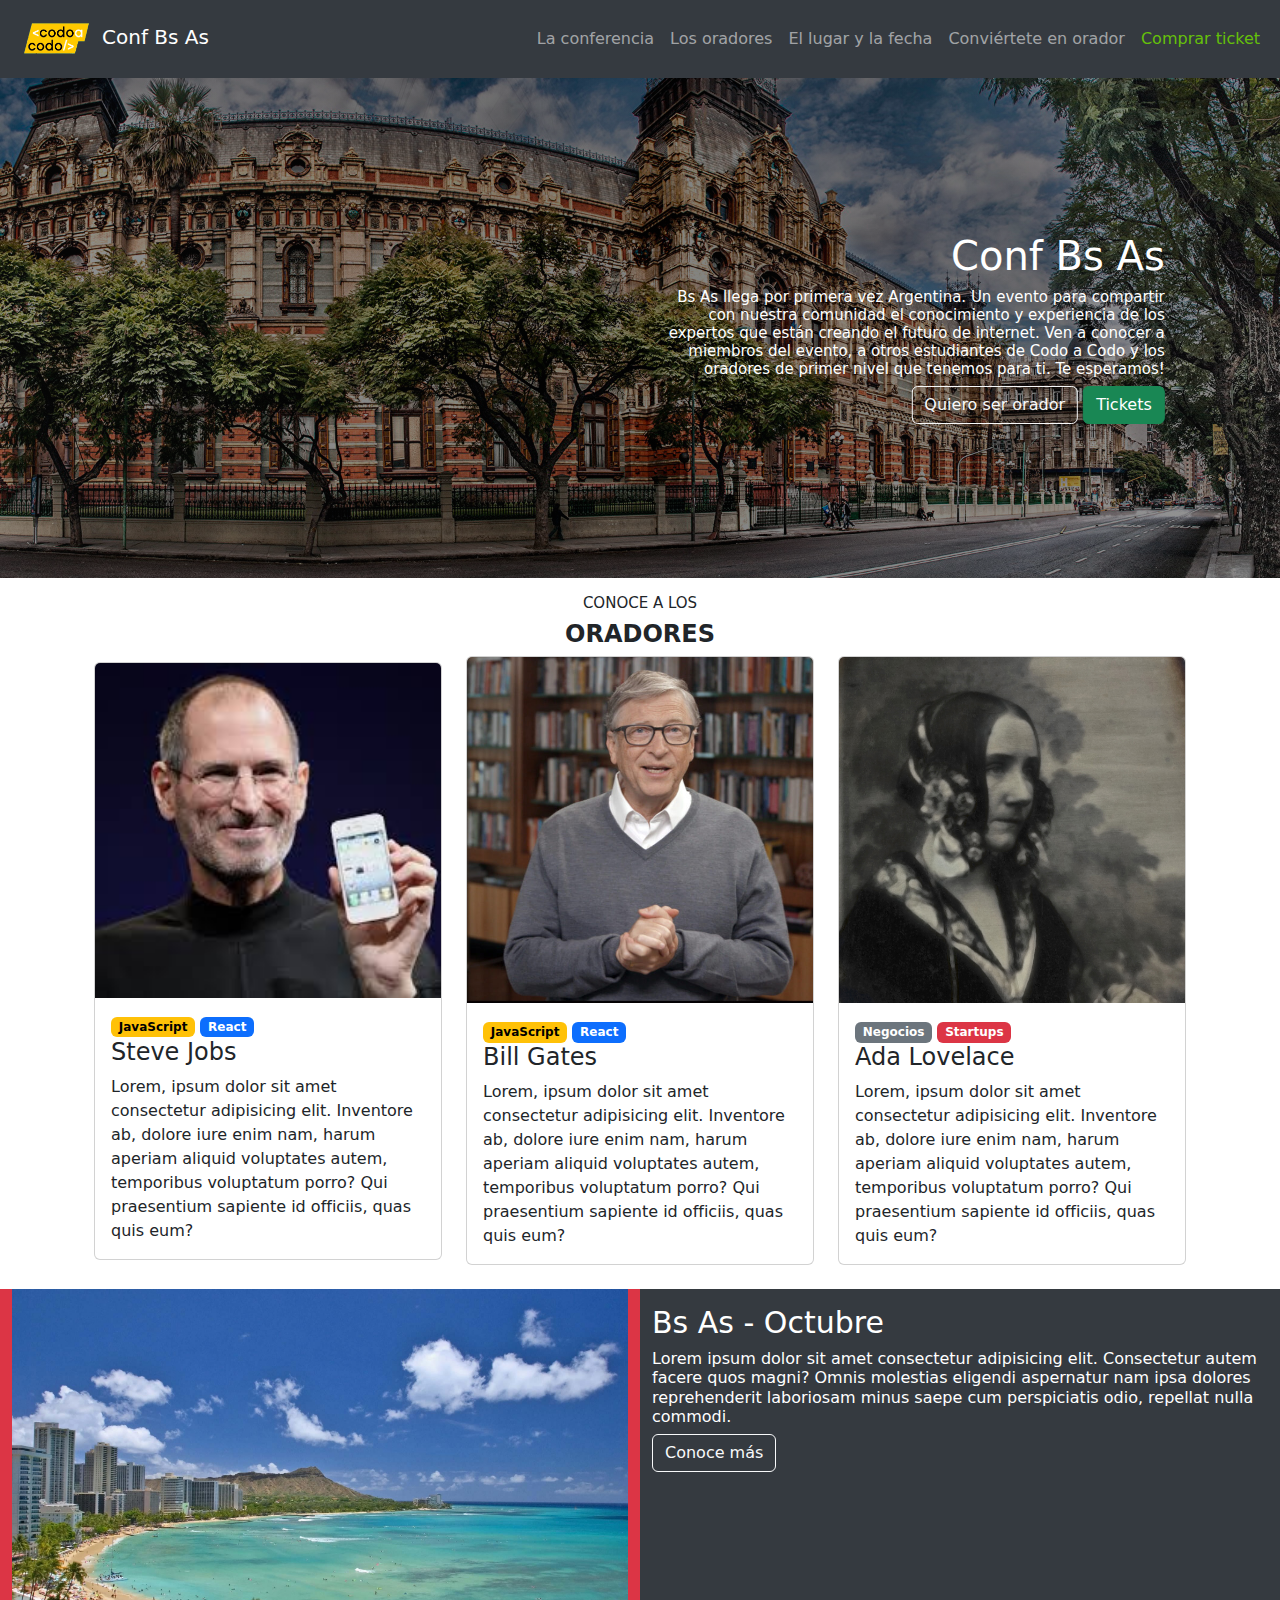
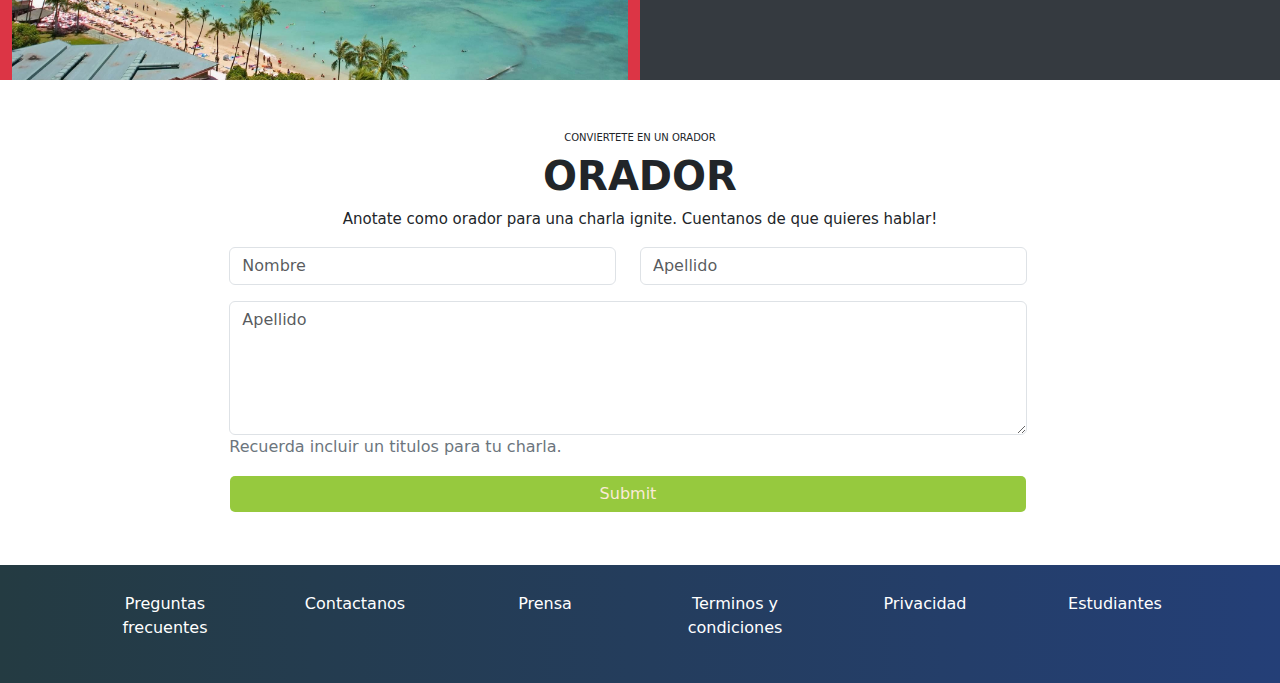
<file: index.html>
<!DOCTYPE html>
<html lang="es">

<head>
  <meta charset="UTF-8">
  <meta http-equiv="X-UA-Compatible" content="IE=edge">
  <meta name="viewport" content="width=device-width, initial-scale=1.0">
  <title>Conf Bs As</title>
  <!-- Latest compiled and minified CSS -->
  <link href="https://cdn.jsdelivr.net/npm/bootstrap@5.1.3/dist/css/bootstrap.min.css" rel="stylesheet">
  <link rel="stylesheet" href="main.css">
</head>


<!------------------------------- navar --------------------------------------------->

<body>
  <div class="container-fluid colorContenedor">
    <div class="row">
      <nav class="navbar navbar-expand-sm navbar-dark  ">
        <div class="container-fluid">
          <a href="#" class="navbar-brand"><img src="imagenes/codoacodo.png" alt="Avatar Logo" style="width:90px;"
              class="rounded-pill">Conf Bs As</a>
          <button class="navbar-toggler" type="button" data-bs-toggle="collapse" data-bs-target="#mynavbar">
            <span class="navbar-toggler-icon"></span>
          </button>
          <div class="collapse navbar-collapse" id="mynavbar">
            <ul class="navbar-nav me-auto">
              <li class="nav-item">
                <a class="nav-link" href="javascript:void(0)"></a>
              </li>
            </ul>
            <form class="d-flex ">
              <ul class="navbar-nav me-auto">
                <li class="nav-item">
                  <a class="nav-link " href="index.html">La conferencia</a>
                </li>
                <li class="nav-item">
                  <a class="nav-link" href="javascript:void(0)">Los oradores</a>
                </li>
                <li class="nav-item">
                  <a class="nav-link" href="javascript:void(0)">El lugar y la fecha</a>
                </li>
                <li class="nav-item">
                  <a class="nav-link" href="javascript:void(0)">Conviértete en orador</a>
                </li>
                <li class="nav-item">
                  <a class="nav-link" href="ticket.html" style="color: #65c00a;">Comprar ticket</a>
                </li>
              </ul>
            </form>
          </div>
        </div>
      </nav>
    </div>
  </div>


  <!------------------- imagen de fondo con texto ----------------------------------------->

  <div class="imagen-fondo">
    <div class="color-de-las-letras text-end">
      <h1 style="font-size:40px">Conf Bs As</h1>
      <h2 style="font-size:15px;">Bs As llega por primera vez Argentina. Un evento para compartir con nuestra comunidad
        el conocimiento y experiencia de los expertos que están creando el futuro de internet. Ven a conocer a miembros
        del evento, a otros estudiantes de Codo a Codo y los oradores de primer nivel que tenemos para ti. Te esperamos!
      </h2>
      <button type="button" class="btn btn-outline-light">Quiero ser orador</button>
      <button type="button" class="btn btn-success" onclick="location.href='ticket.html'"> Tickets</button>
    </div>
  </div>


  <!------- fila con 3 columnas ------------------------->

  <div class="container">
    <div class="row mt-3">     
      <h3 span style="text-align: center; font-size:15px">CONOCE A LOS</h3>
      <h4 span style="text-align: center;"> <strong>ORADORES</strong></h4>
    </div>

    <div class="container-fluid">
      <div class="row d-flex align-items-center justify-content-end  ">
        <div class="col-4 d-flex  ">          
          <div class="card" style="width:400px">
            <img class="card-img-top" src="imagenes/steve.jpg" alt="Card image" style="width:100%">
            <div class="card-body">
              <span class="badge bg-warning text-black">JavaScript</span>
              <span class="badge bg-primary">React</span>
              <h4 class="card-title">Steve Jobs</h4>
              <p class="card-text">Lorem, ipsum dolor sit amet consectetur adipisicing elit. Inventore ab, dolore iure
                enim nam, harum aperiam aliquid voluptates autem, temporibus voluptatum porro? Qui praesentium sapiente
                id officiis, quas quis eum?</p>
            </div>
          </div>
        </div>


        <div class="col-4 d-flex ">
          <div class="card" style="width:400px">
            <img class="card-img-top" src="imagenes/bill.jpg" alt="Card image" style="width:100%">
            <div class="card-body">
              <span class="badge bg-warning text-black">JavaScript</span>
              <span class="badge bg-primary">React</span>
              <h4 class="card-title">Bill Gates</h4>
              <p class="card-text">Lorem, ipsum dolor sit amet consectetur adipisicing elit. Inventore ab, dolore iure
                enim nam, harum aperiam aliquid voluptates autem, temporibus voluptatum porro? Qui praesentium sapiente
                id officiis, quas quis eum?</p>
            </div>
          </div>
        </div>

        <div class="col-4 d-flex ">
          <div class="card" style="width:400px">
            <img class="card-img-top" src="imagenes/ada.jpeg" alt="Card image" style="width:100%">
            <div class="card-body">
              <span class="badge bg-secondary">Negocios</span>
              <span class="badge bg-danger">Startups</span>
              <h4 class="card-title">Ada Lovelace</h4>
              <p class="card-text">Lorem, ipsum dolor sit amet consectetur adipisicing elit. Inventore ab, dolore iure
                enim nam, harum aperiam aliquid voluptates autem, temporibus voluptatum porro? Qui praesentium sapiente
                id officiis, quas quis eum?</p>
            </div>
          </div>
        </div>
      </div>
    </div>
  </div>

  <!------------- fila ocn imagen ---------------------- -->
<br>
  <div class="container-fluid">
    <div class="row  ">
      <div class="bg-danger col-6 ">
        <img src="imagenes/honolulu.jpg"  class="mx-auto  row" style="width:100%"> 
      </div>
      <div class="  contenedorColor col-6 "> 
          
        <div class="letrah mt-3">
          <h5  style="font-size:30px">Bs As - Octubre</h5>
          <h6>Lorem ipsum dolor sit amet consectetur adipisicing elit. Consectetur autem facere quos magni? Omnis molestias eligendi aspernatur nam ipsa dolores reprehenderit laboriosam minus saepe cum perspiciatis odio, repellat nulla commodi.</h6>
          <button type="button" class="btn btn-outline-light">Conoce más</button>
        </div>
      </div>
      
  </div>
  </div>

  <!----------------- formulario---------------------------------------------------- -->
  <div class=" col-8 container p-1 my-5  ">
    <h1 span style="text-align: center; font-size:10px">CONVIERTETE EN UN ORADOR</h1>
    <h4 span style="text-align: center; font-size:40px"> <strong>ORADOR</strong></h4>
    <p span style="text-align: center; font-size:15px">Anotate como orador para una charla ignite. Cuentanos de que quieres hablar!</p>
    <form>
        <div class="row container-sm">
          <div class="col">
            <input type="text" class="form-control" placeholder="Nombre" >
          </div>
          <div class="col">
            <input type="text" class="form-control" placeholder="Apellido" >
          </div>
          <div class=" mt-3">
          
          <textarea class="form-control" rows="5" id="comment" name="text" placeholder="Apellido"></textarea>
          <p class="text-secondary"> Recuerda incluir un titulos para tu charla.</p>
          <button class="form-control btn boton" type="submit">Submit</button>
          
         </div>    
        </div>
      </form>
  </div>
   
  <!--------------------------- Footer----------------------------------------->
  <footer>
    <br>
    <div class="container ">
      <nav class="row">            
        <ul class="col list-unstyled">         
            <a class="nav-link" href="javascript:void(0)"style="color: white;" >Preguntas frecuentes</a>         
        </ul>
        <ul class="col list-unstyled">          
            <a class="nav-link" href="javascript:void(0)" style="color: white;">Contactanos</a>          
        </ul>
        <ul class="col list-unstyled">          
            <a class="nav-link" href="javascript:void(0)"style="color: white;">Prensa</a>        
        </ul>
        <ul class="col ">          
            <a class="nav-link" href="javascript:void(0)"style="color: white;"> Terminos y condiciones</a>          
        </ul>
        <ul class="col ">          
          <a class="nav-link" href="javascript:void(0)"style="color: white;"> Privacidad</a>        
      </ul>
      <ul class="col ">          
        <a class="nav-link" href="javascript:void(0)"style="color: white;"> Estudiantes</a>      
    </ul>
      </nav>
      <br>    
    </div>
  </footer>

 

  <!-- Latest compiled JavaScript -->
  <script src="https://cdn.jsdelivr.net/npm/bootstrap@5.1.3/dist/js/bootstrap.bundle.min.js"></script>
</body>

</html>
</file>
<file: main.css>
.colorContenedor {
    background-color: #353A40;
}

.imagen-fondo {

    background: linear-gradient(to right, #0c0c0c73, #0303037e, #12121373), url(imagenes/ba1.jpg);
    /* W3C, IE 10+/ Edge, Firefox 16+, Chrome 26+, Opera 12+, Safari 7+ */

    height: 500px;
    background-position: center;
    background-repeat: no-repeat;
    background-size: cover;
    position: relative;
}

.color-de-las-letras {
    color: white;
    text-align: center;
    position: absolute;
    top: 50%;
    left: 55%;
    right: 5%;

    transform: translate(-10%, -50%);
    position: absolute;
}
.contenedorColor{
    background: #353A40;

}
.letrah{
    color: rgb(255, 255, 255);
    position: absolute;
}

.totalAPagar {
    color:rgb(81, 150, 245);
    background-color: rgb(182, 235, 251);
}

.boton{
    color: antiquewhite;
    background-color: #96c93e;
    
}

footer {
    text-align: center;
    padding: 3px;
    background-color: #1e5170;
    color: white;
    background-image: linear-gradient(to right, rgb(36, 59, 66), rgb(36, 63, 119))
  }
</file>
